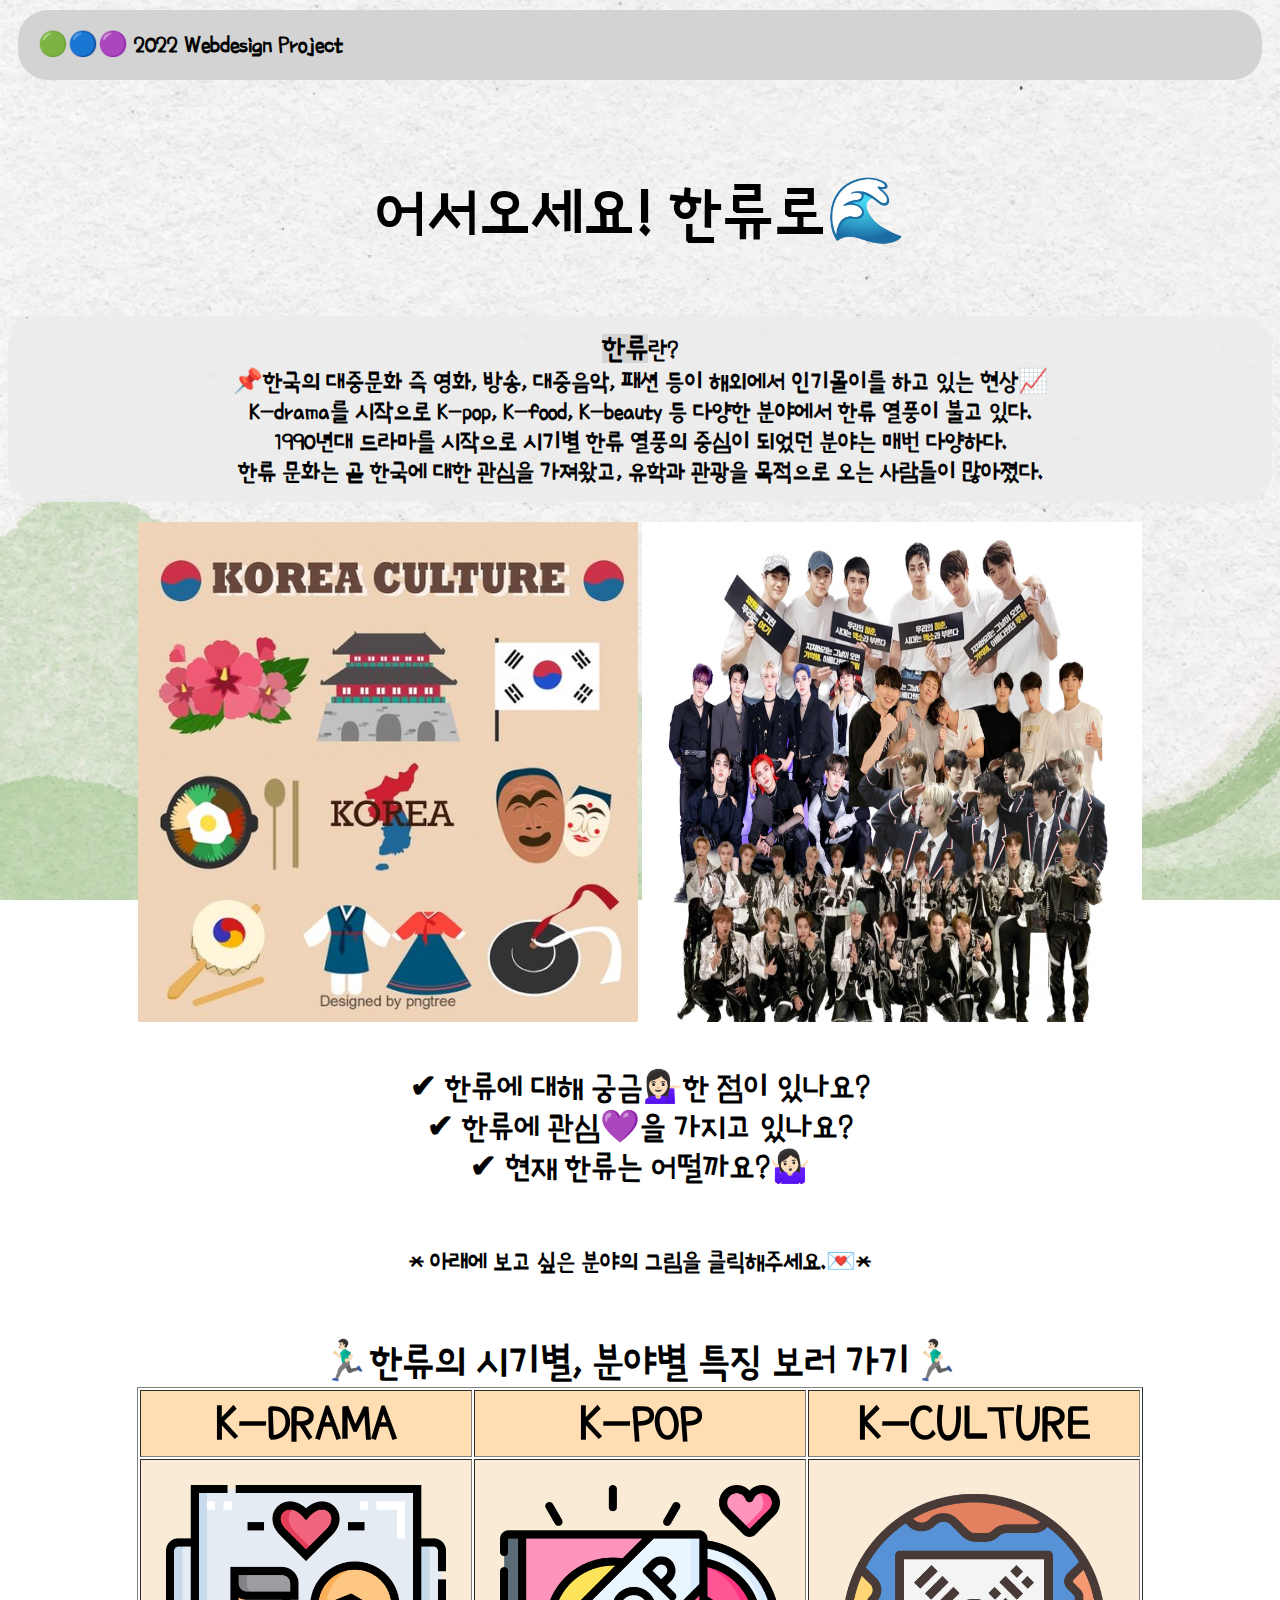
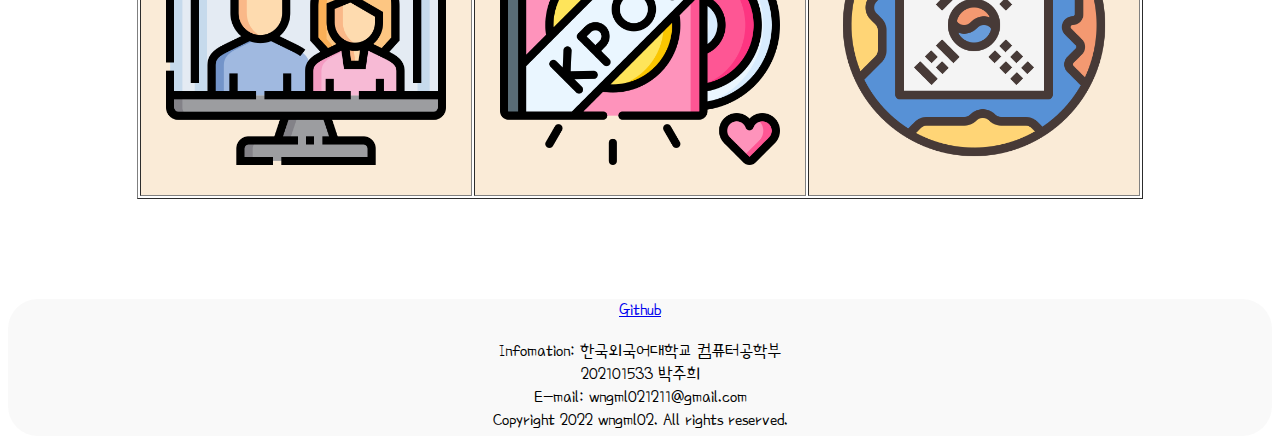
<file: story/index.html>
<!DOCTYPE html>
<html lang="en">

<head>
    <meta charset="UTF-8">
    <meta http-equiv="X-UA-Compatible" content="IE=edge">
    <meta name="viewport" content="width=device-width, initial-scale=1.0">
    <title>Home</title>
    <link href="https://fonts.googleapis.com/css2?family=Poor+Story&display=swap" rel="stylesheet">
    <link href="https://fonts.googleapis.com/css2?family=Jua&display=swap" rel="stylesheet">
    <link href="https://fonts.googleapis.com/css2?family=Nanum+Gothic&display=swap" rel="stylesheet">
    <link rel="stylesheet" href="../static/styles.css">
</head>

<body>
    <header>
        <div class="head">
            🟢🔵🟣 2022 Webdesign Project
        </div>
    </header><br>

    <div class="about">
        <h1>어서오세요! <strong>한류</strong>로🌊 </h1>
    </div>
    <div class="about-content">
        <span style="font-size:larger; background-color:rgba(206, 206, 206, 0.801)">한류</span>란?<br> 📌한국의 대중문화 즉 영화, 방송, 대중음악, 패션 등이 해외에서 인기몰이를 하고 있는 현상📈<br> K-drama를 시작으로 K-pop, K-food, K-beauty 등 다양한 분야에서 한류 열풍이 불고 있다. <br> 1990년대 드라마를 시작으로 시기별 한류
        열풍의 중심이 되었던 분야는 매번 다양하다.<br> 한류 문화는 곧 한국에 대한 관심을 가져왔고, 유학과 관광을 목적으로 오는 사람들이 많아졌다.<br>
    </div>
    <br>
    <section class="img">
        <div class="image">
            <img src="../static/kcultture.jpg" width="500px" ; height="500px" ; alt="한국문화그림">
            <img src="../static/kpop.jpg" width="500px" ; height="500px" ; alt="한류를 이끈 kpop 그룹들">
        </div>
        <article class="imgarticle">
            <div class="up">
                ✔ 한류에 대해 궁금💁🏻‍♀️한 점이 있나요? <br> ✔ 한류에 관심💜을 가지고 있나요?<br> ✔ 현재 한류는 어떨까요?🤷🏻‍♀️<br><br>
            </div>
            * 아래에 보고 싶은 분야의 그림을 클릭해주세요.💌*
            <br><br>
        </article>
    </section>
    <section class="tabble">
        <center>
            <table border="1">
                <caption>
                    🏃🏻‍♂️한류의 시기별, 분야별 특징 보러 가기🏃🏻‍♂️
                </caption>
                <thead>
                    <th>K-DRAMA</th>
                    <th>K-POP</th>
                    <th>K-CULTURE</th>
                </thead>
                <tbody>
                    <tr>
                        <td>
                            <a href="../story/drama.html"><img src='../static/free-icon-drama-2892524.png' alt="kdrama" width="280" height="280"></a>
                        </td>
                        <td>
                            <a href="../story/kpop.html"><img src='../static/free-icon-kpop-4918287.png' alt="kpop" width="280" height="280"></a>
                        </td>
                        <td>
                            <a href="../story/kculture.html"><img src='../static/free-icon-korea-6449302.png' alt="kculture" width="280" height="280"></a>
                        </td>
                    </tr>
                </tbody>
            </table>
            <br><br><br><br>
        </center>
    </section>
    <footer class="page-footer">
        <nav>
            <a href="https://github.com/wngml02" target="_blank">Github</a>
        </nav>
        <p>Infomation: 한국외국어대학교 컴퓨터공학부 <br> 202101533 박주희<br> E-mail: wngml021211@gmail.com<br> Copyright 2022 wngml02. All rights reserved.</p>
    </footer>
</body>

</html>
</file>
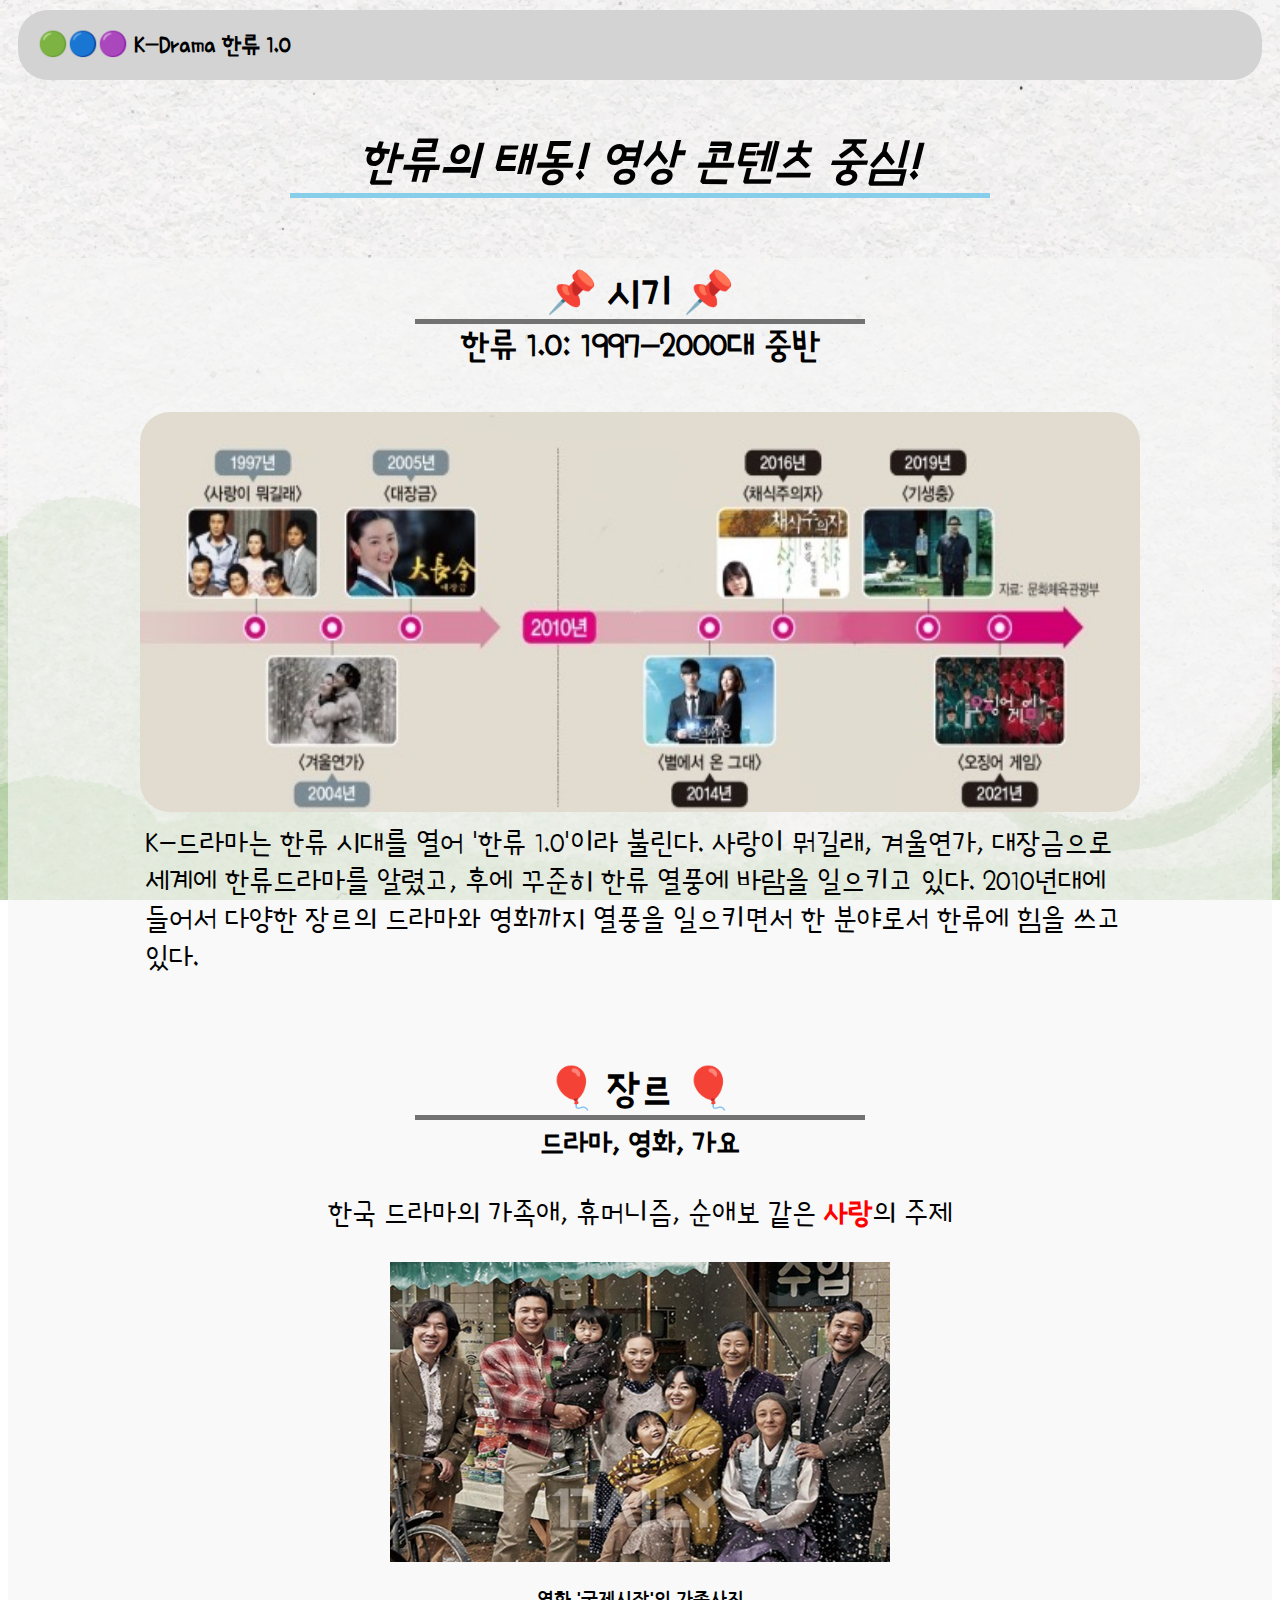
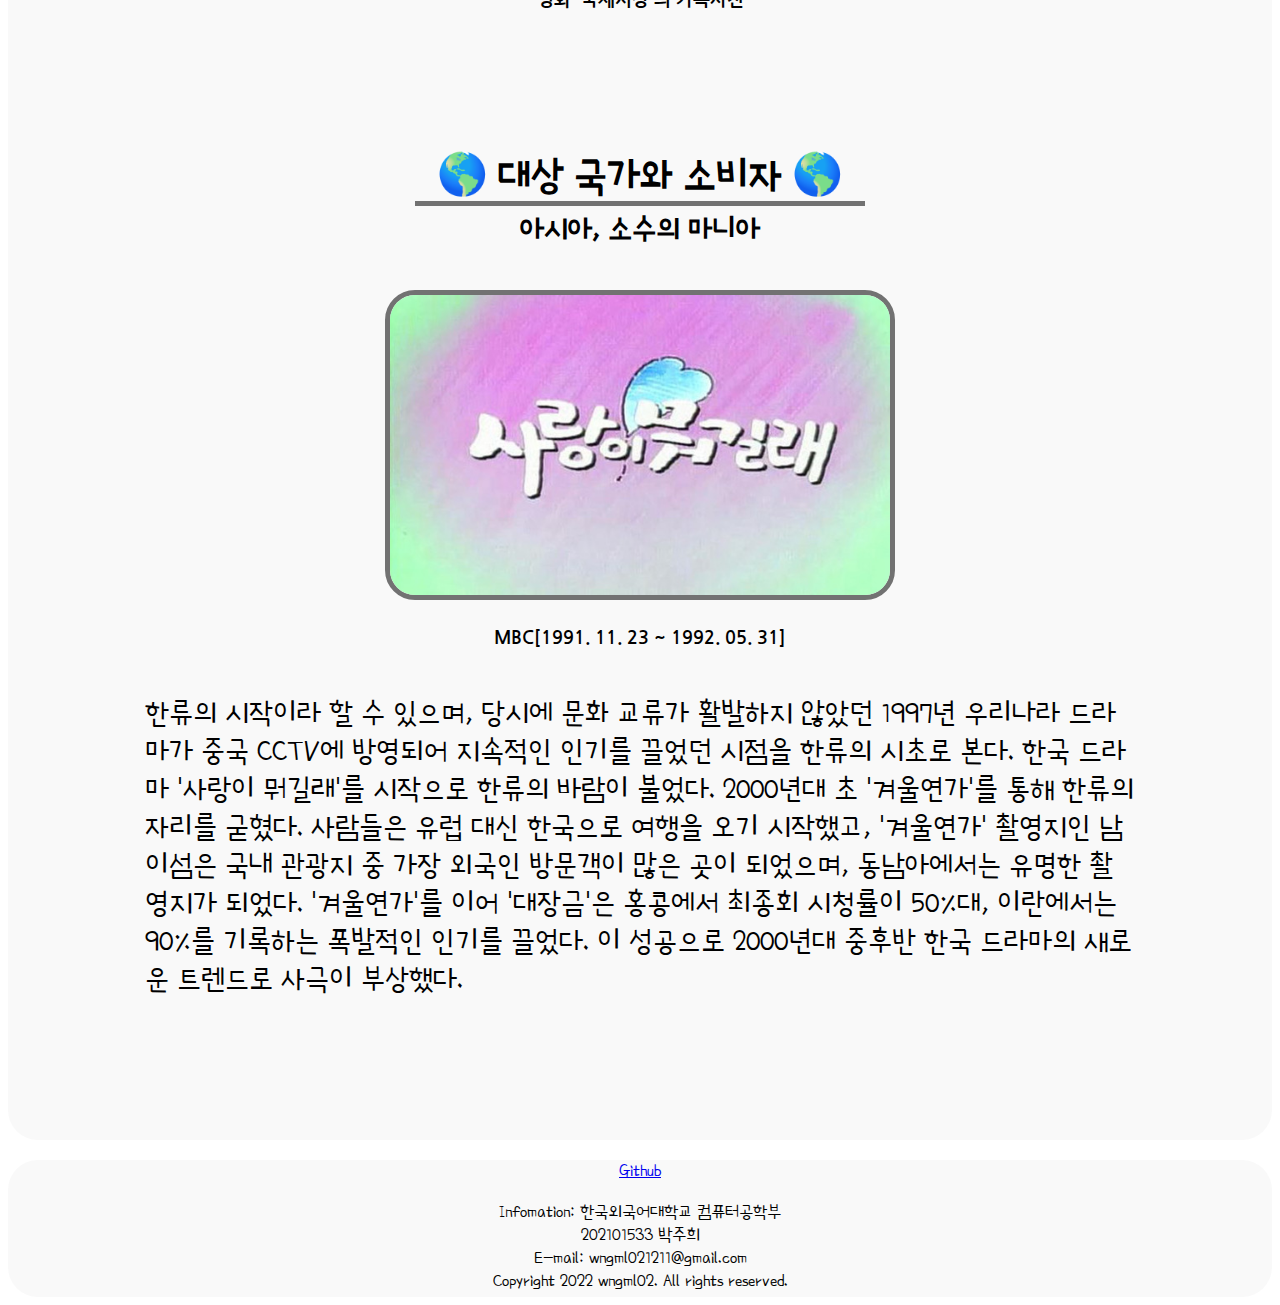
<file: drama.html>
<!DOCTYPE html>
<html lang="en">

<head>
    <meta charset="UTF-8">
    <meta http-equiv="X-UA-Compatible" content="IE=edge">
    <meta name="viewport" content="width=device-width, initial-scale=1.0">
    <title>K-drama</title>
    <link href="https://fonts.googleapis.com/css2?family=Poor+Story&display=swap" rel="stylesheet">
    <link href="https://fonts.googleapis.com/css2?family=Jua&display=swap" rel="stylesheet">
    <link href="https://fonts.googleapis.com/css2?family=Nanum+Gothic&display=swap" rel="stylesheet">
    <link rel="stylesheet" href="css/kdrama.css">
</head>

<body>
    <header>
        <div class="heading">
            🟢🔵🟣 K-Drama 한류 1.0
        </div>
    </header><br><br>
    <div class="headcontent">
      한류의 태동! 영상 콘텐츠 중심!
    </div>
    <br><br><br>
    <div class="post-body">
        <section class="secperiod">
            <div class="period">
                <h3>📌 시기 📌</h3>
                <span>한류 1.0: 1997-2000대 중반</span><br><br>
                <img src="static/444.jpg" alt="드라마 진행" width="1000" height="400"><br>
                <p>K-드라마는 한류 시대를 열어 '한류 1.0'이라 불린다. 사랑이 뭐길래, 겨울연가, 대장금으로 세계에 한류드라마를 알렸고, 후에 꾸준히 한류 열풍에 바람을 일으키고 있다.
                  2010년대에 들어서 다양한 장르의 드라마와 영화까지 열풍을 일으키면서 한 분야로서 한류에 힘을 쓰고 있다. </p>
            </div><br><br>
        </section>
        <section class="secgenre">
            <div class="genre">
                <h3>🎈 장르 🎈</h3>
                <span>드라마, 영화, 가요</span>
                <p>한국 드라마의 가족애, 휴머니즘, 순애보 같은 <span style='color:red'>사랑</span>의 주제</p>
                <img src="static/drama2.jpg" alt="가족애 국제시장" width="500" height="300"><br><span style="font-family:'Nanum Gothic', sans-serif; font-size:large;" >영화 '국제시장'의 가족사진</span><br><br><br><br>
            </div>
        </section>
        <section class="sectarget">
            <div class="target">
                <h3>🌎 대상 국가와 소비자 🌎</h3>
                <span>아시아, 소수의 마니아</span>
                <div class="image1">
                  <img src='static/drama1.jpg' alt="드라마 사랑이 뭐길래" width="500" height="300"><br><span style="font-family:'Nanum Gothic', sans-serif; font-size:large;" > MBC[1991. 11. 23 ~ 1992. 05. 31]</span>
                </div>
                <p> <br>
                  한류의 시작이라 할 수 있으며, 당시에 문화 교류가 활발하지 않았던 1997년 우리나라 드라마가 중국 CCTV에 방영되어 지속적인 인기를 끌었던 시점을 한류의 시초로 본다. 
                  한국 드라마 '사랑이 뭐길래'를 시작으로 한류의 바람이 불었다. 2000년대 초 '겨울연가'를 통해 한류의 자리를 굳혔다.
                  사람들은 유럽 대신 한국으로 여행을 오기 시작했고, '겨울연가' 촬영지인 남이섬은 국내 관광지 중 가장 외국인 방문객이 많은 곳이 되었으며, 동남아에서는 유명한 촬영지가 되었다.
                  '겨울연가'를 이어 '대장금'은 홍콩에서 최종회 시청률이 50%대, 이란에서는 90%를 기록하는 폭발적인 인기를 끌었다. 이 성공으로 2000년대 중후반 한국 드라마의 새로운 트렌드로 사극이 부상했다.</p>
            </div>
            <br><br><br>
        </section>
        
    </div>
    <br>
    <footer class="page-footer">
        <nav>
            <a href="https://github.com/wngml02" target="_blank">Github</a>
        </nav>
        <p>Infomation: 한국외국어대학교 컴퓨터공학부 <br> 202101533 박주희<br> E-mail: wngml021211@gmail.com<br> Copyright 2022 wngml02. All rights reserved.</p>
    </footer>
</body>

</html>
</file>
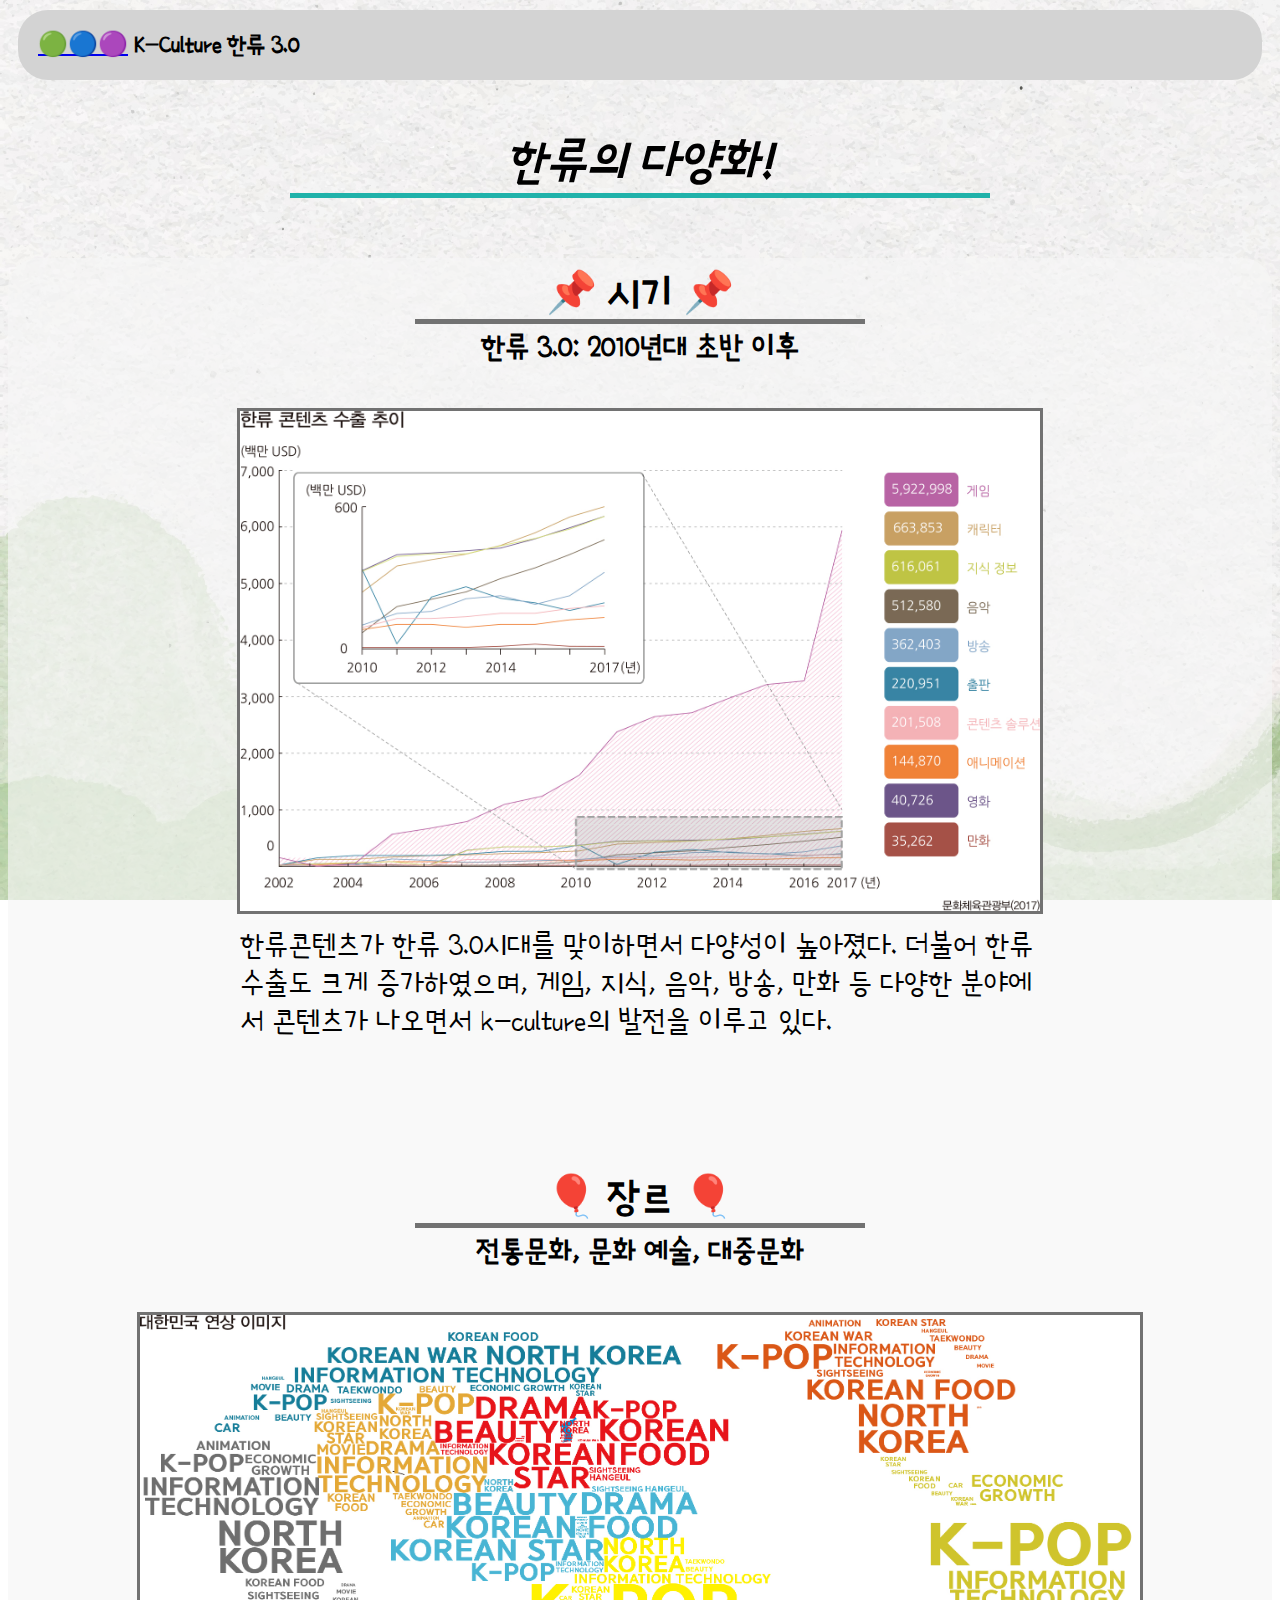
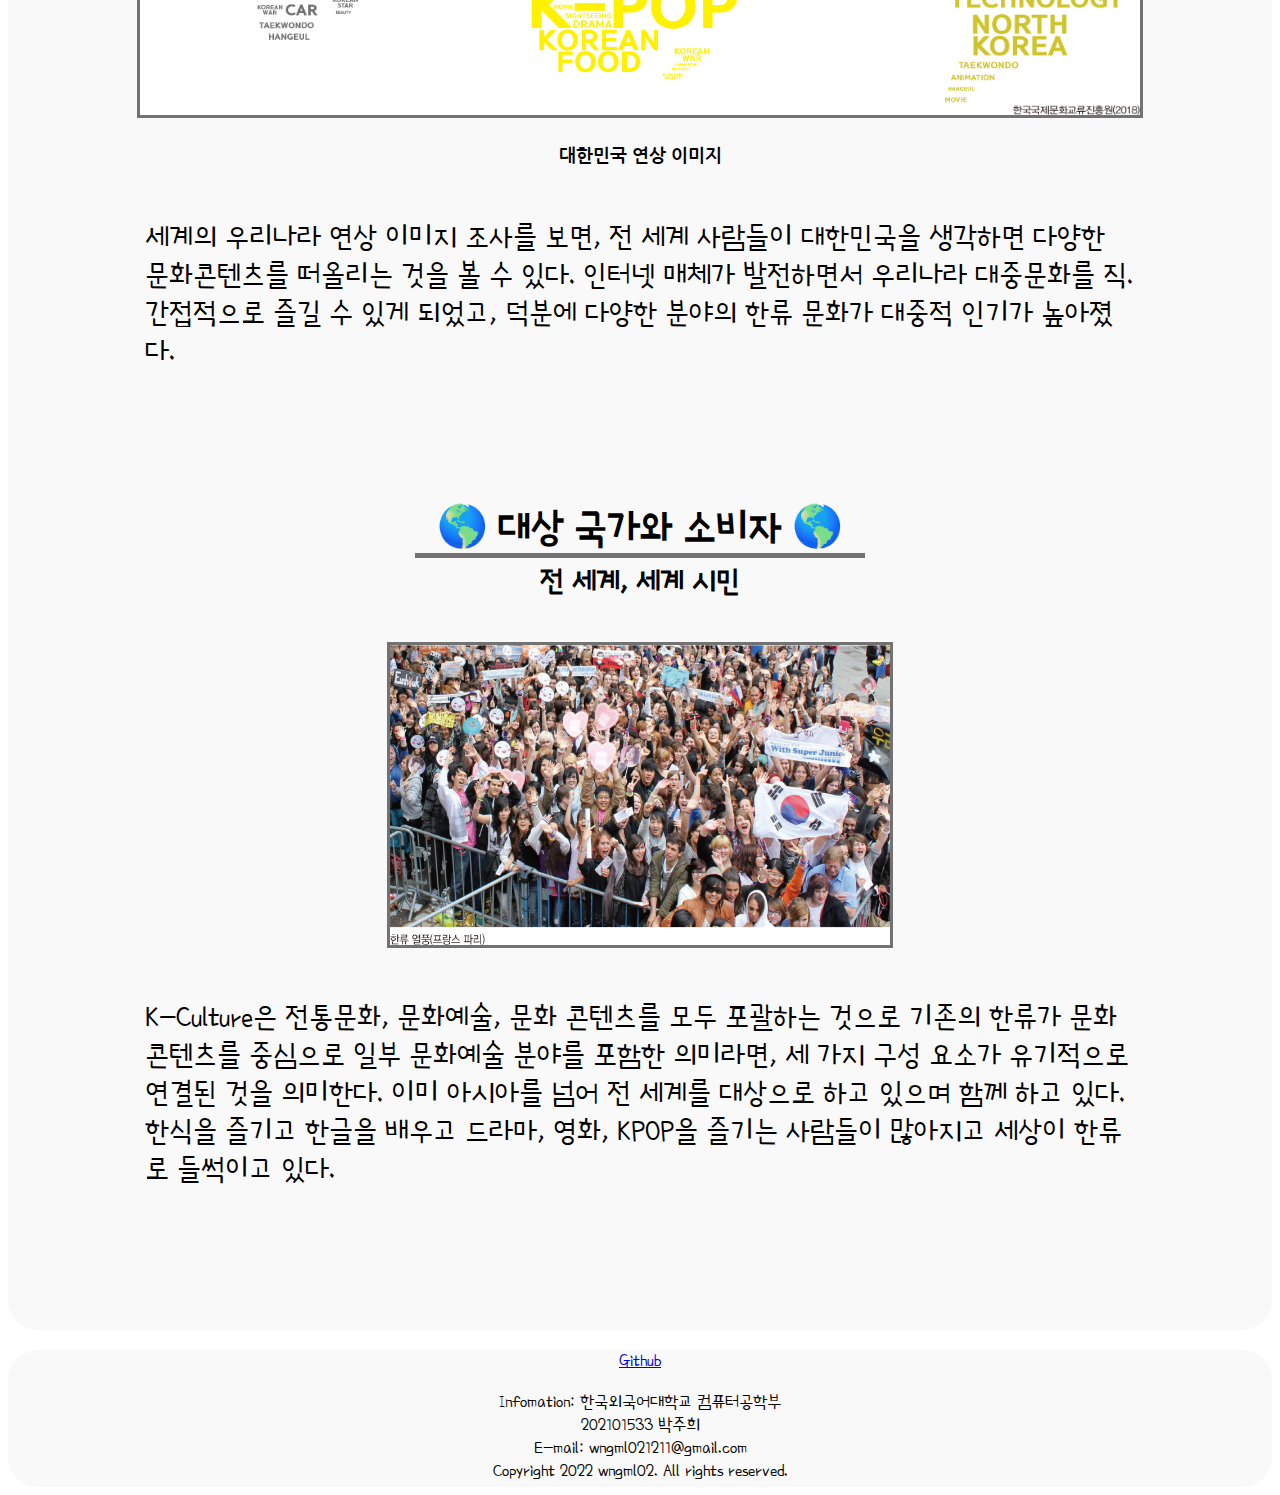
<file: kculture.html>
<!DOCTYPE html>
<html lang="en">
<head>
  <meta charset="UTF-8">
  <meta http-equiv="X-UA-Compatible" content="IE=edge">
  <meta name="viewport" content="width=device-width, initial-scale=1.0">
  <title>K-Culture</title>
  <link href="https://fonts.googleapis.com/css2?family=Poor+Story&display=swap" rel="stylesheet">
  <link href="https://fonts.googleapis.com/css2?family=Jua&display=swap" rel="stylesheet">
  <link href="https://fonts.googleapis.com/css2?family=Nanum+Gothic&display=swap" rel="stylesheet">
  <link rel="stylesheet" href="css/kculture.css">
</head>
<body>
  <header>
      <div class="heading">
          <a href="javascript:window.close()">🟢🔵🟣</a> K-Culture 한류 3.0
      </div>
  </header><br><br>
  <div class="headcontent">
    한류의 다양화!
  </div>
  <br><br><br>
  <div class="post-body">
      <section class="secperiod">
          <div class="period">
              <h3>📌 시기 📌</h3>
              <span>한류 3.0: 2010년대 초반 이후</span><br>
              <img src="static/culture3.jpg" alt="연도별 한류 수출" width="800" height="500"><br>
              <p>한류콘텐츠가 한류 3.0시대를 맞이하면서 다양성이 높아졌다. 더불어 한류 수출도 크게 증가하였으며, 게임, 지식, 음악, 방송, 만화 등 다양한 분야에서 콘텐츠가 나오면서 k-culture의 발전을 이루고 있다.</p>
          </div><br><br><br>
      </section>
      <section class="secgenre">
          <div class="genre">
              <h3>🎈 장르 🎈</h3>
              <span>전통문화, 문화 예술, 대중문화</span><br>
              <img src="static/culture1.jpg" alt="대한민국 연상 이미지" width="1000" height="400"><br><span style="font-family:'Nanum Gothic', sans-serif; font-size:large;" >대한민국 연상 이미지</span><br><br>
              <p>세계의 우리나라 연상 이미지 조사를 보면, 전 세계 사람들이 대한민국을 생각하면 다양한 문화콘텐츠를 떠올리는 것을 볼 수 있다.
                인터넷 매체가 발전하면서 우리나라 대중문화를 직.간접적으로 즐길 수 있게 되었고, 덕분에 다양한 분야의 한류 문화가 대중적 인기가 높아졌다.</p><br><br><br>
          </div>
      </section>
      <section class="sectarget">
          <div class="target">
              <h3>🌎 대상 국가와 소비자 🌎</h3>
              <span>전 세계, 세계 시민</span>
              <div class="image1">
                <img src='static/culture4.jpg' alt="한류를 즐기는 사람들" width="500" height="300"><br><span style="font-family:'Nanum Gothic', sans-serif; font-size:large;" ></span>
              </div>
              <p> <br>
                K-Culture은 전통문화, 문화예술, 문화 콘텐츠를 모두 포괄하는 것으로 기존의 한류가 문화 콘텐츠를 중심으로 일부 문화예술 분야를 포함한 의미라면,
                세 가지 구성 요소가 유기적으로 연결된 것을 의미한다.
                이미 아시아를 넘어 전 세계를 대상으로 하고 있으며 함께 하고 있다.
                한식을 즐기고 한글을 배우고 드라마, 영화, KPOP을 즐기는 사람들이 많아지고 세상이 한류로 들썩이고 있다.</p>
          </div>
          <br><br><br>
      </section>
      
  </div>
  <br>
  <footer class="page-footer">
      <nav>
          <a href="https://github.com/wngml02" target="_blank">Github</a>
      </nav>
      <p>Infomation: 한국외국어대학교 컴퓨터공학부 <br> 202101533 박주희<br> E-mail: wngml021211@gmail.com<br> Copyright 2022 wngml02. All rights reserved.</p>
  </footer>
</body>
</html>
</file>
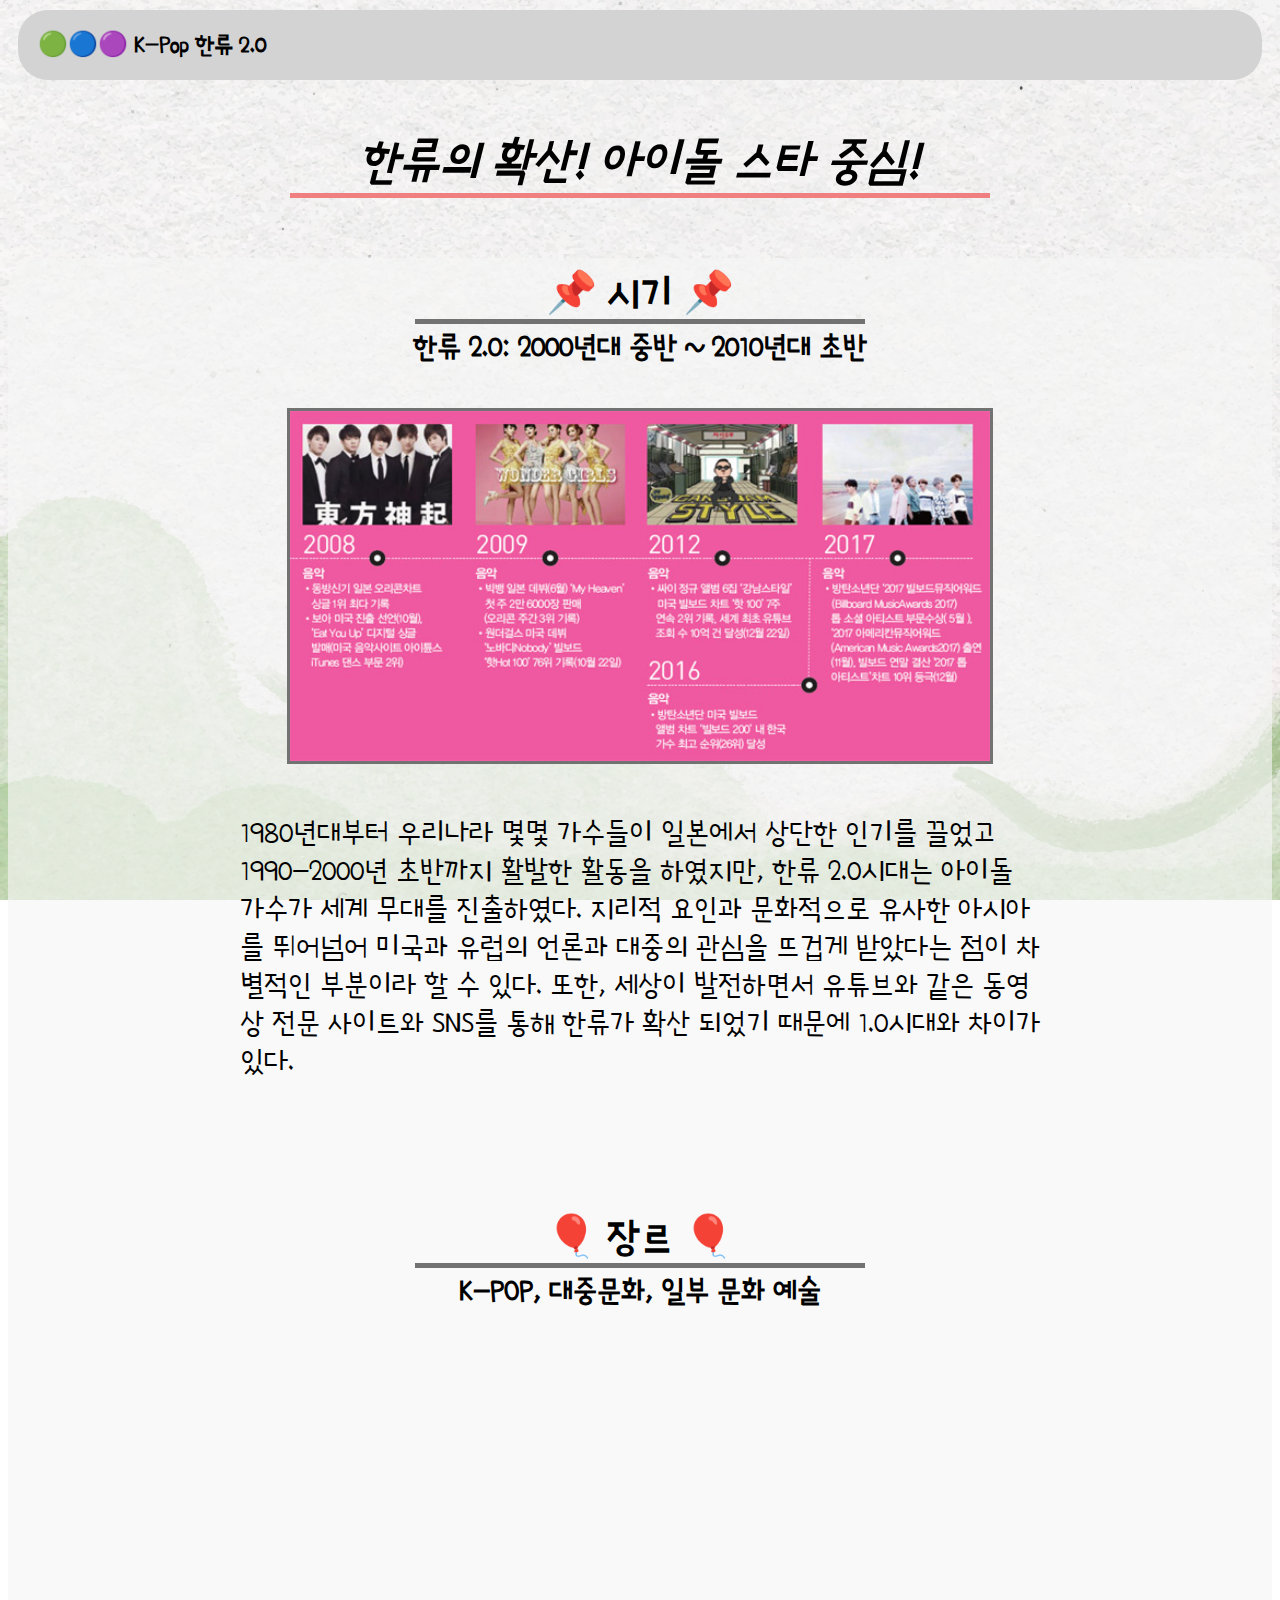
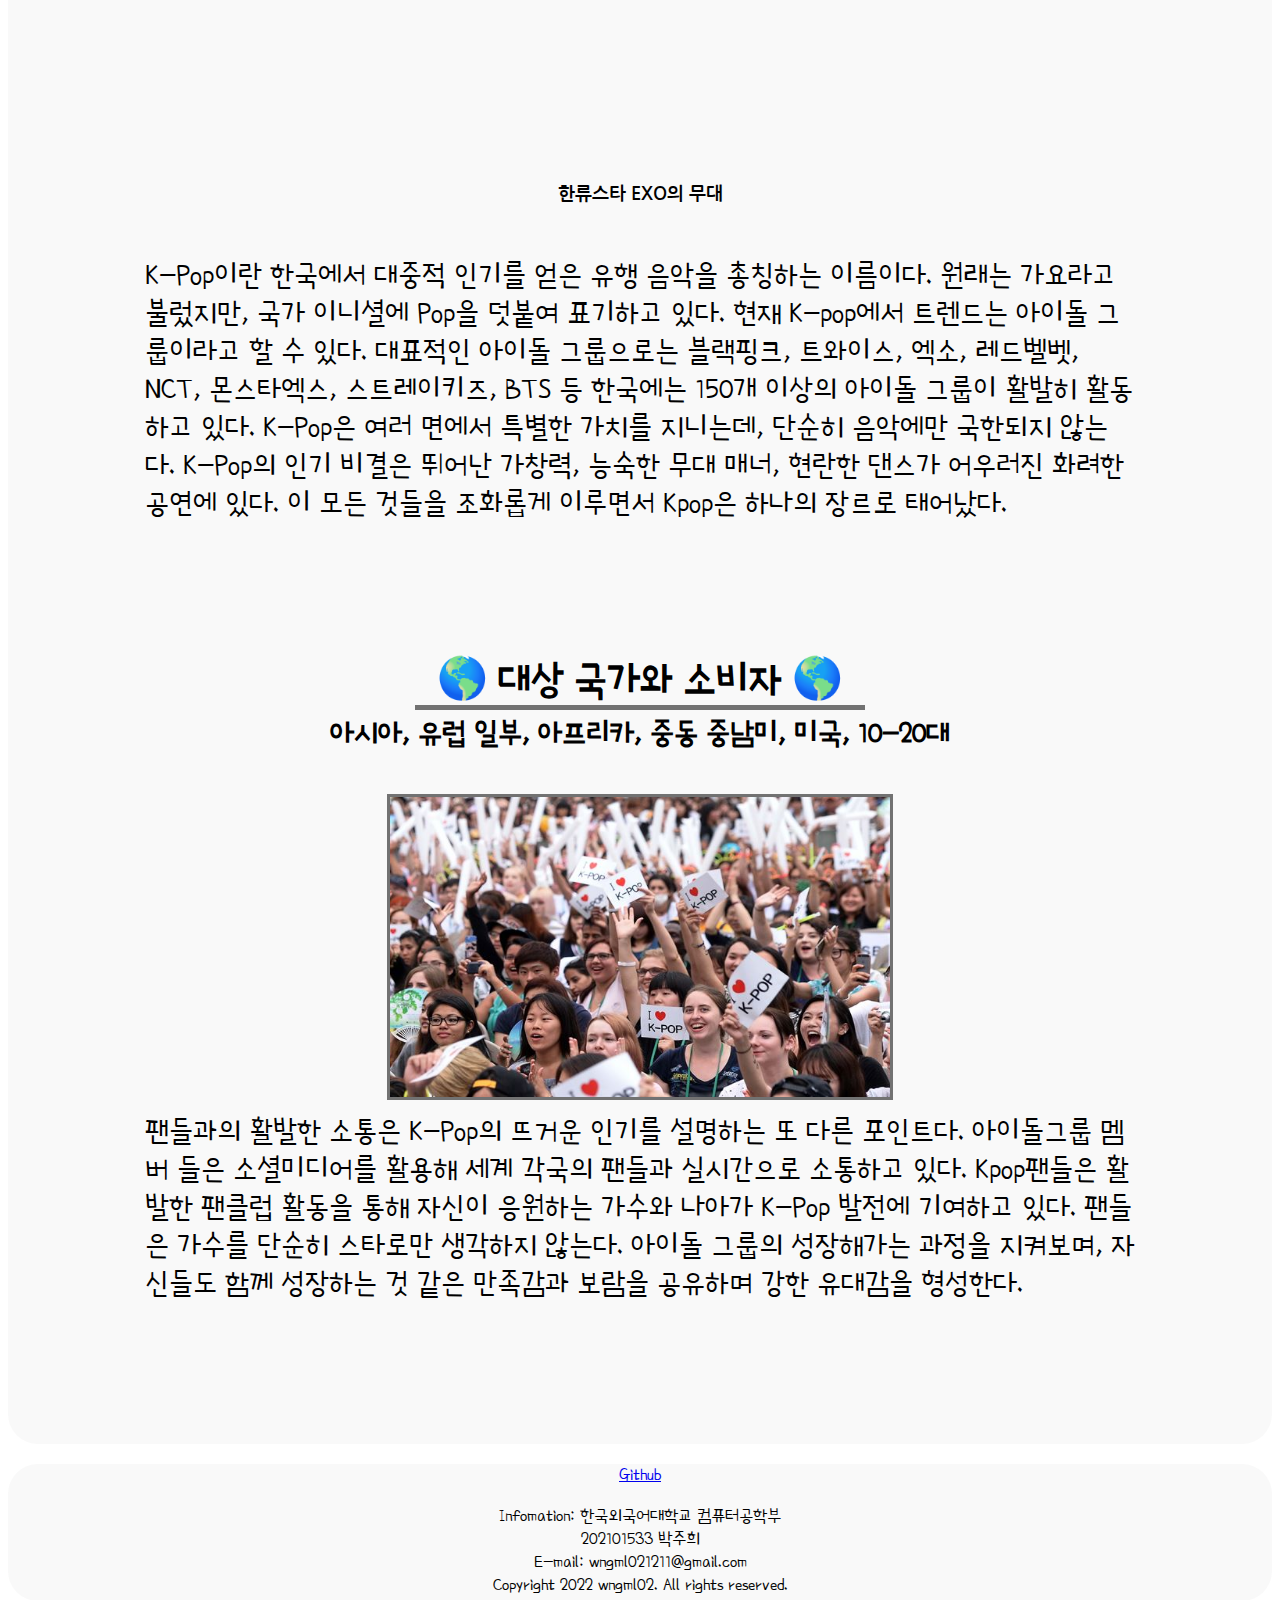
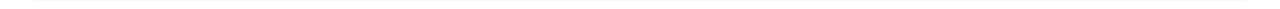
<file: kpop.html>
<!DOCTYPE html>
<html lang="en">

<head>
    <meta charset="UTF-8">
    <meta http-equiv="X-UA-Compatible" content="IE=edge">
    <meta name="viewport" content="width=device-width, initial-scale=1.0">
    <title>K-pop</title>
    <link href="https://fonts.googleapis.com/css2?family=Poor+Story&display=swap" rel="stylesheet">
    <link href="https://fonts.googleapis.com/css2?family=Jua&display=swap" rel="stylesheet">
    <link href="https://fonts.googleapis.com/css2?family=Nanum+Gothic&display=swap" rel="stylesheet">
    <link rel="stylesheet" href="css/kpop.css">
</head>

<body>
    <header>
        <div class="heading">
            🟢🔵🟣 K-Pop 한류 2.0
        </div>
    </header><br><br>
    <div class="headcontent">
        한류의 확산! 아이돌 스타 중심!
    </div>
    <br><br><br>
    <div class="post-body">
        <section class="secperiod">
            <div class="period">
                <h3>📌 시기 📌</h3>
                <span>한류 2.0: 2000년대 중반 ~ 2010년대 초반</span><br>
                <img src="static/kpop1.png" alt="연도별 한류 수출" width="700" height="350"><br>
                <p> <br> 1980년대부터 우리나라 몇몇 가수들이 일본에서 상단한 인기를 끌었고 1990-2000년 초반까지 활발한 활동을 하였지만, 한류 2.0시대는 아이돌 가수가 세계 무대를 진출하였다. 지리적 요인과 문화적으로 유사한 아시아를 뛰어넘어 미국과 유럽의 언론과 대중의 관심을 뜨겁게 받았다는 점이 차별적인 부분이라 할 수 있다. 또한, 세상이 발전하면서 유튜브와 같은 동영상 전문 사이트와 SNS를 통해 한류가 확산 되었기
                    때문에 1.0시대와 차이가 있다.</p>
            </div><br><br><br>
        </section>
        <section class="secgenre">
            <div class="genre">
                <h3>🎈 장르 🎈</h3>
                <span>K-POP, 대중문화, 일부 문화 예술</span><br><br>
                <iframe width="700" height="400" src="https://www.youtube.com/embed/yzPBBNowM4w" title="YouTube video player" frameborder="0" allow="accelerometer; autoplay; clipboard-write; encrypted-media; gyroscope; picture-in-picture" allowfullscreen></iframe><br>
                <span style="font-family:'Nanum Gothic', sans-serif; font-size:large;">한류스타 EXO의 무대</span><br><br>
                <p>K-Pop이란 한국에서 대중적 인기를 얻은 유행 음악을 총칭하는 이름이다. 원래는 가요라고 불렀지만, 국가 이니셜에 Pop을 덧붙여 표기하고 있다. 현재 K-pop에서 트렌드는 아이돌 그룹이라고 할 수 있다. 대표적인 아이돌 그룹으로는 블랙핑크, 트와이스, 엑소, 레드벨벳, NCT, 몬스타엑스, 스트레이키즈, BTS 등 한국에는 150개 이상의 아이돌 그룹이 활발히 활동하고 있다. K-Pop은 여러 면에서 특별한 가치를
                    지니는데, 단순히 음악에만 국한되지 않는다. K-Pop의 인기 비결은 뛰어난 가창력, 능숙한 무대 매너, 현란한 댄스가 어우러진 화려한 공연에 있다. 이 모든 것들을 조화롭게 이루면서 Kpop은 하나의 장르로 태어났다.</p><br><br><br>
            </div>
        </section>
        <section class="sectarget">
            <div class="target">
                <h3>🌎 대상 국가와 소비자 🌎</h3>
                <span>아시아, 유럽 일부, 아프리카, 중동 중남미, 미국, 10-20대</span>
                <div class="image1">
                    <img src='static/kpop2.jpg' alt="한류를 즐기는 사람들" width="500" height="300"><br><span style="font-family:'Nanum Gothic', sans-serif; font-size:large;"></span>
                </div>
                <p>팬들과의 활발한 소통은 K-Pop의 뜨거운 인기를 설명하는 또 다른 포인트다. 아이돌그룹 멤버 들은 소셜미디어를 활용해 세계 각국의 팬들과 실시간으로 소통하고 있다. Kpop팬들은 활발한 팬클럽 활동을 통해 자신이 응원하는 가수와 나아가 K-Pop 발전에 기여하고 있다. 팬들은 가수를 단순히 스타로만 생각하지 않는다. 아이돌 그룹의 성장해가는 과정을 지켜보며, 자신들도 함께 성장하는 것 같은 만족감과 보람을 공유하며
                    강한 유대감을 형성한다.<br></p>
            </div>
            <br><br><br>
        </section>

    </div>
    <br>
    <footer class="page-footer">
        <nav>
            <a href="https://github.com/wngml02" target="_blank">Github</a>
        </nav>
        <p>Infomation: 한국외국어대학교 컴퓨터공학부 <br> 202101533 박주희<br> E-mail: wngml021211@gmail.com<br> Copyright 2022 wngml02. All rights reserved.</p>
    </footer>
</body>

</html>
</file>
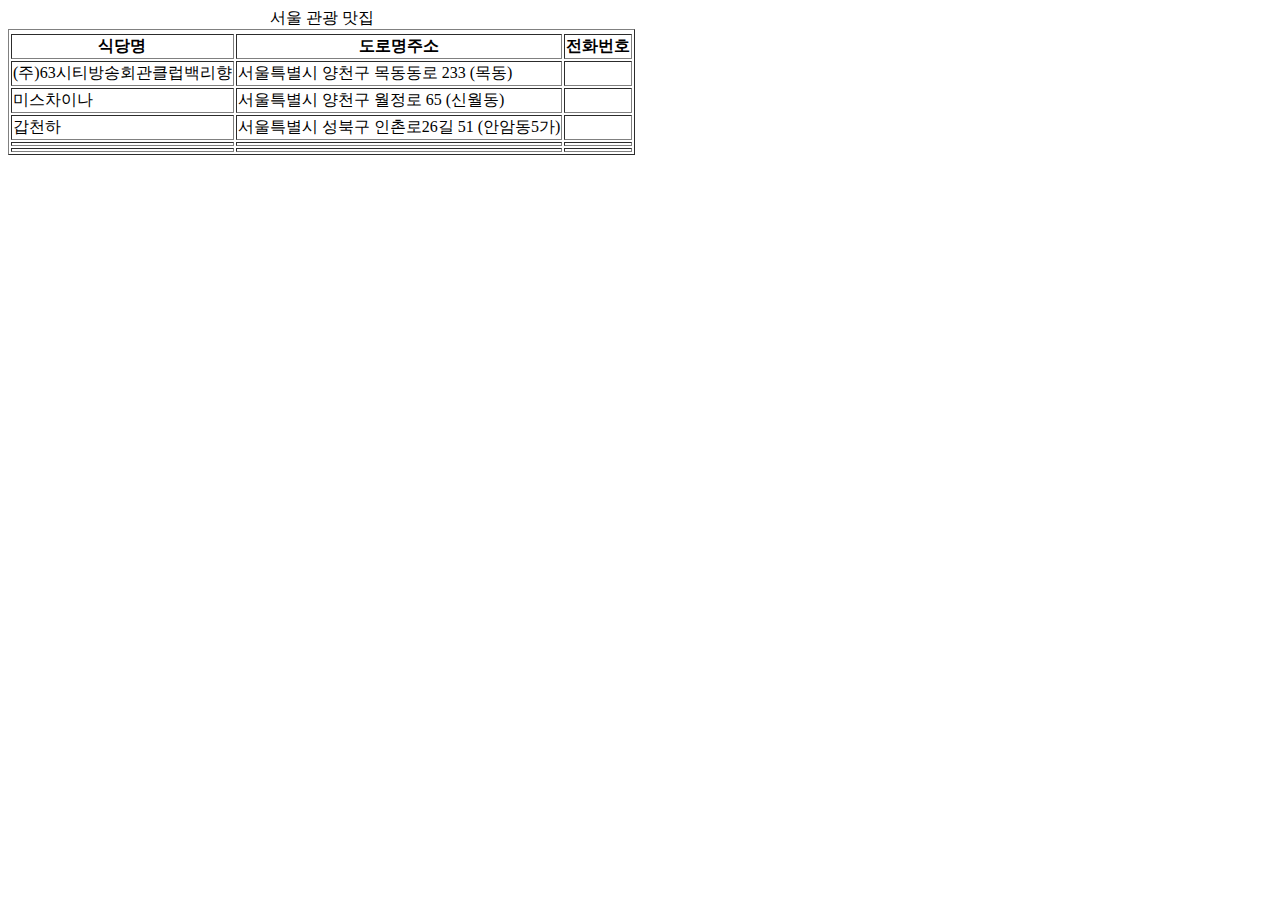
<file: seoul.html>
<!DOCTYPE html>
<html lang="en">
<head>
  <meta charset="UTF-8">
  <meta http-equiv="X-UA-Compatible" content="IE=edge">
  <meta name="viewport" content="width=device-width, initial-scale=1.0">
  <title>Seoul</title>
</head>
<body>
  <table border = '1'>
    <caption>서울 관광 맛집</caption>
    <thead>
      <tr></tr>
      <th>식당명</th>
      <th>도로명주소</th>
      <th>전화번호</th>
    </thead>

    <tbody>
      <tr>
        <td>(주)63시티방송회관클럽백리향</td>
        <td>서울특별시 양천구 목동동로 233  (목동)</td>
        <td></td>
      </tr>
      <tr>
        <td>미스차이나</td>
        <td>서울특별시 양천구 월정로 65 (신월동)</td>
        <td></td>
      </tr>
      <tr>
        <td>갑천하</td>
        <td>서울특별시 성북구 인촌로26길 51 (안암동5가)</td>
        <td></td>
      </tr>
      <tr>
        <td></td>
        <td></td>
        <td></td>
      </tr>
      <tr>
        <td></td>
        <td></td>
        <td></td>
      </tr>
    </tbody>
  </table>
  
</body>
</html>
</file>
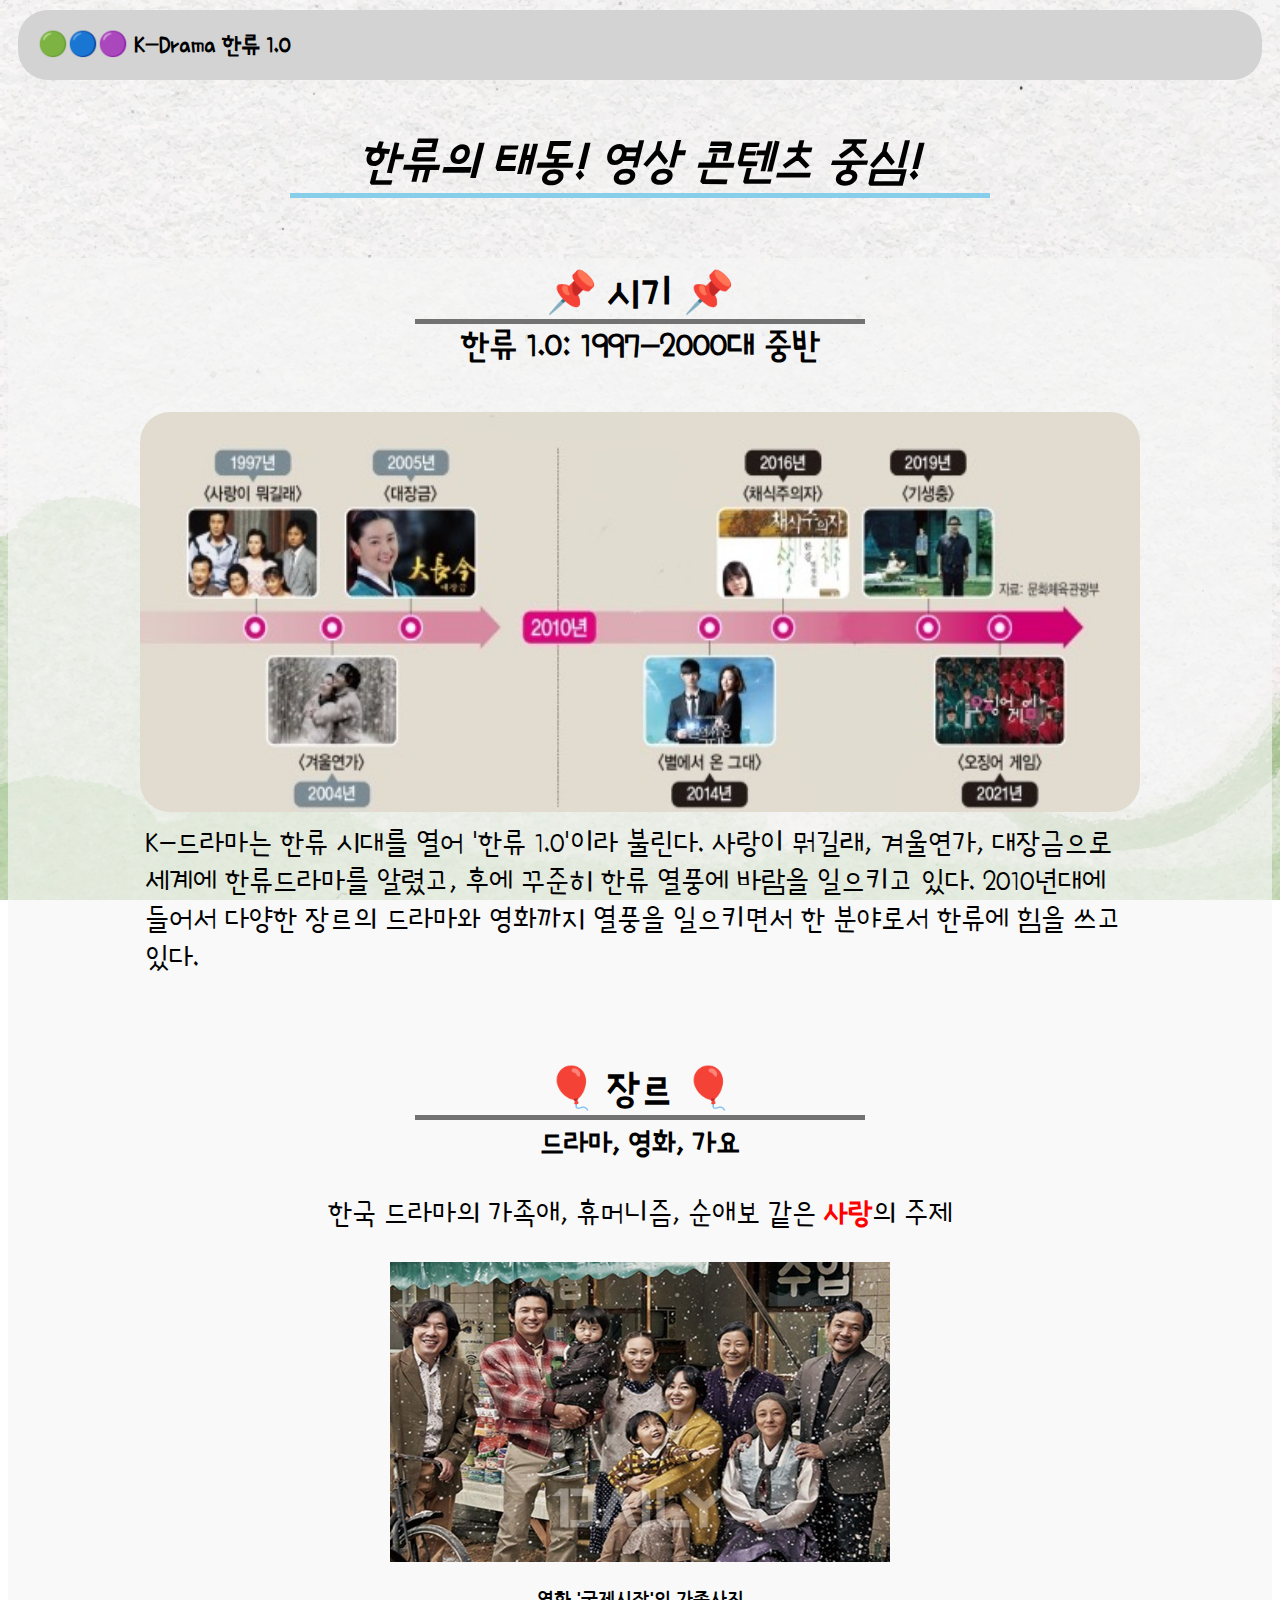
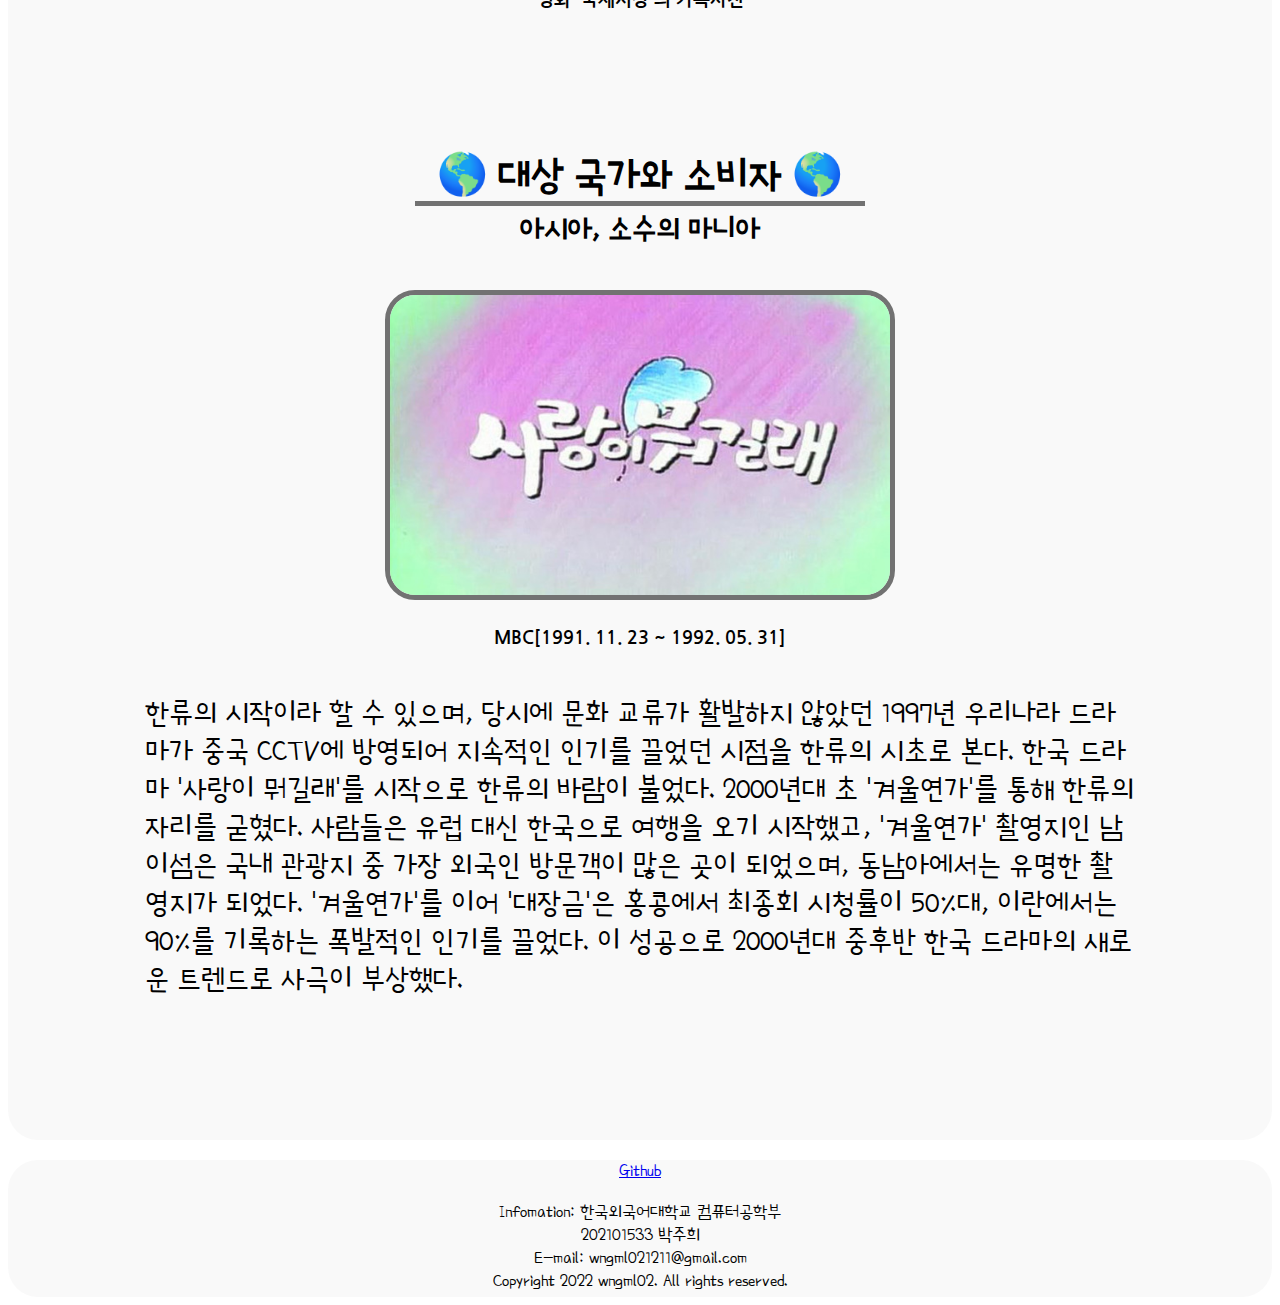
<file: story/drama.html>
<!DOCTYPE html>
<html lang="en">

<head>
    <meta charset="UTF-8">
    <meta http-equiv="X-UA-Compatible" content="IE=edge">
    <meta name="viewport" content="width=device-width, initial-scale=1.0">
    <title>K-drama</title>
    <link href="https://fonts.googleapis.com/css2?family=Poor+Story&display=swap" rel="stylesheet">
    <link href="https://fonts.googleapis.com/css2?family=Jua&display=swap" rel="stylesheet">
    <link href="https://fonts.googleapis.com/css2?family=Nanum+Gothic&display=swap" rel="stylesheet">
    <link rel="stylesheet" href="../static/kdrama.css">
</head>

<body>
    <header>
        <div class="heading">
            🟢🔵🟣 K-Drama 한류 1.0
        </div>
    </header><br><br>
    <div class="headcontent">
      한류의 태동! 영상 콘텐츠 중심!
    </div>
    <br><br><br>
    <div class="post-body">
        <section class="secperiod">
            <div class="period">
                <h3>📌 시기 📌</h3>
                <span>한류 1.0: 1997-2000대 중반</span><br><br>
                <img src="../static/444.jpg" alt="드라마 진행" width="1000" height="400"><br>
                <p>K-드라마는 한류 시대를 열어 '한류 1.0'이라 불린다. 사랑이 뭐길래, 겨울연가, 대장금으로 세계에 한류드라마를 알렸고, 후에 꾸준히 한류 열풍에 바람을 일으키고 있다.
                  2010년대에 들어서 다양한 장르의 드라마와 영화까지 열풍을 일으키면서 한 분야로서 한류에 힘을 쓰고 있다. </p>
            </div><br><br>
        </section>
        <section class="secgenre">
            <div class="genre">
                <h3>🎈 장르 🎈</h3>
                <span>드라마, 영화, 가요</span>
                <p>한국 드라마의 가족애, 휴머니즘, 순애보 같은 <span style='color:red'>사랑</span>의 주제</p>
                <img src="../static/drama2.jpg" alt="가족애 국제시장" width="500" height="300"><br><span style="font-family:'Nanum Gothic', sans-serif; font-size:large;" >영화 '국제시장'의 가족사진</span><br><br><br><br>
            </div>
        </section>
        <section class="sectarget">
            <div class="target">
                <h3>🌎 대상 국가와 소비자 🌎</h3>
                <span>아시아, 소수의 마니아</span>
                <div class="image1">
                  <img src='../static/drama1.jpg' alt="드라마 사랑이 뭐길래" width="500" height="300"><br><span style="font-family:'Nanum Gothic', sans-serif; font-size:large;" > MBC[1991. 11. 23 ~ 1992. 05. 31]</span>
                </div>
                <p> <br>
                  한류의 시작이라 할 수 있으며, 당시에 문화 교류가 활발하지 않았던 1997년 우리나라 드라마가 중국 CCTV에 방영되어 지속적인 인기를 끌었던 시점을 한류의 시초로 본다. 
                  한국 드라마 '사랑이 뭐길래'를 시작으로 한류의 바람이 불었다. 2000년대 초 '겨울연가'를 통해 한류의 자리를 굳혔다.
                  사람들은 유럽 대신 한국으로 여행을 오기 시작했고, '겨울연가' 촬영지인 남이섬은 국내 관광지 중 가장 외국인 방문객이 많은 곳이 되었으며, 동남아에서는 유명한 촬영지가 되었다.
                  '겨울연가'를 이어 '대장금'은 홍콩에서 최종회 시청률이 50%대, 이란에서는 90%를 기록하는 폭발적인 인기를 끌었다. 이 성공으로 2000년대 중후반 한국 드라마의 새로운 트렌드로 사극이 부상했다.</p>
            </div>
            <br><br><br>
        </section>
        
    </div>
    <br>
    <footer class="page-footer">
        <nav>
            <a href="https://github.com/wngml02" target="_blank">Github</a>
        </nav>
        <p>Infomation: 한국외국어대학교 컴퓨터공학부 <br> 202101533 박주희<br> E-mail: wngml021211@gmail.com<br> Copyright 2022 wngml02. All rights reserved.</p>
    </footer>
</body>

</html>
</file>
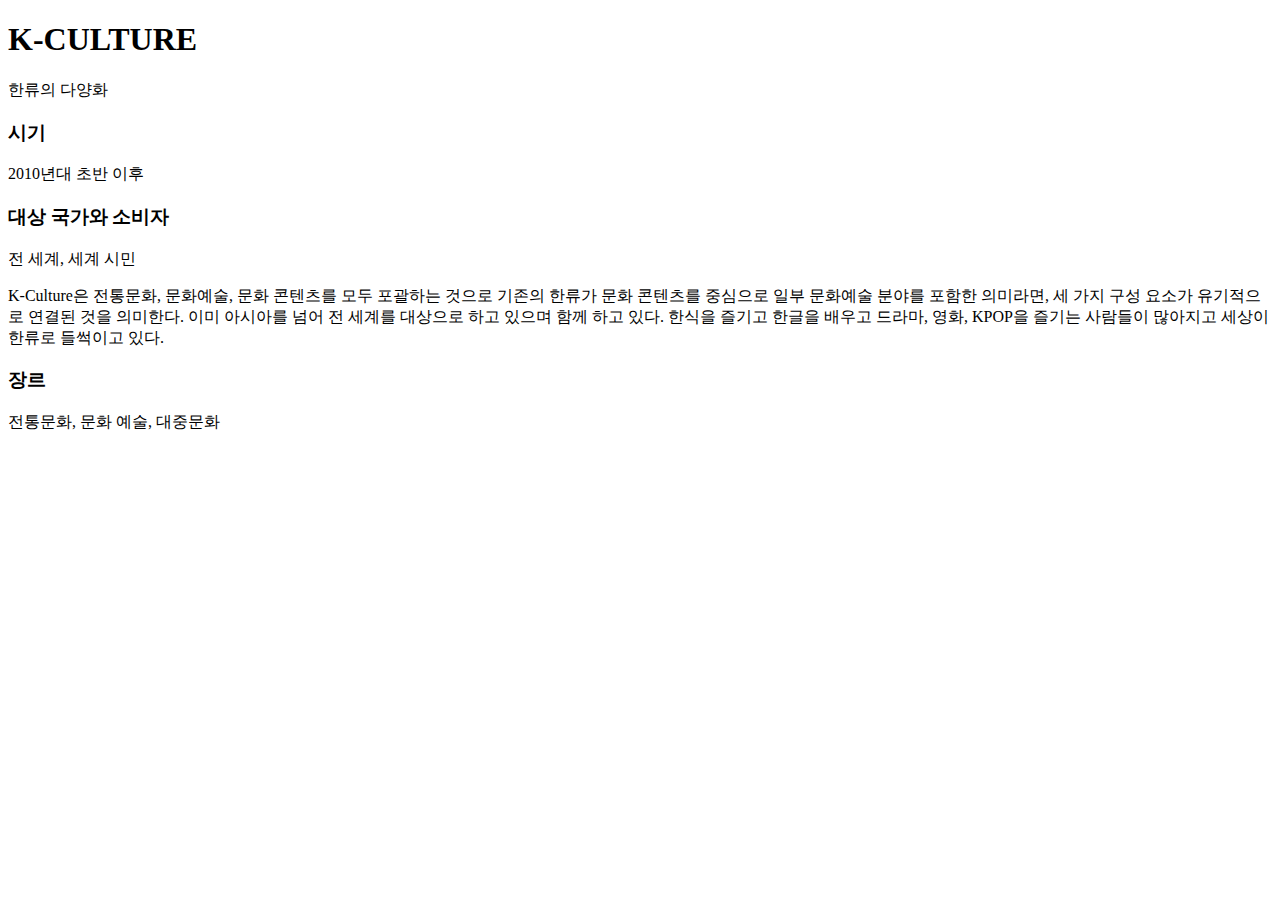
<file: story/kculture.html>
<!DOCTYPE html>
<html lang="en">
<head>
  <meta charset="UTF-8">
  <meta http-equiv="X-UA-Compatible" content="IE=edge">
  <meta name="viewport" content="width=device-width, initial-scale=1.0">
  <title>K-Culture</title>
</head>
<body>
  <div class="heading">
    <h1>K-CULTURE </h1>
    한류의 다양화
  </div>
  <div class="post-body">
    <div class="period">
      <h3>시기</h3>
      2010년대 초반 이후
    </div>
    <div class="target">
      <h3>대상 국가와 소비자</h3>
      전 세계, 세계 시민
      <p>K-Culture은 전통문화, 문화예술, 문화 콘텐츠를 모두 포괄하는 것으로 기존의 한류가 문화 콘텐츠를 중심으로 일부 문화예술 분야를 포함한 의미라면,
        세 가지 구성 요소가 유기적으로 연결된 것을 의미한다.
        이미 아시아를 넘어 전 세계를 대상으로 하고 있으며 함께 하고 있다.
        한식을 즐기고 한글을 배우고 드라마, 영화, KPOP을 즐기는 사람들이 많아지고 세상이 한류로 들썩이고 있다.
      </p>
    </div>
    <div class="genre">
      <h3>장르</h3>
      전통문화, 문화 예술, 대중문화
    </div> 
  </div>
</body>
</html>
</file>
<file: static/styles.css>
header {
    background-color: lightgray;
    font-size: x-large;
    border-radius: 30px 30px 30px 30px;
    padding: 20px;
    margin: 10px;
    text-align: left;
    font-weight: bolder;
}

.about {
    margin: 10px;
    padding: 10px;
    text-align: center;
    font-size: xx-large;
    font-weight: bold;
}

.about-content {
    text-align: center;
    font-size: x-large;
    font-weight: bold;
    padding: 15px 10px;
    min-width: 300px;
    background-color: white;
    background-color: rgba(235, 235, 235, 0.87);
    border-radius: 30px 30px 30px 30px;
}

body {
    font-family: 'Poor Story', cursive;
    background-image: url('24.jpg');
    background-size: cover;
    background-repeat: no-repeat;
    background-attachment: fixed;
    min-width: 1000px;
}

@keyframes textColorAnimation {
    0% {
        color: rgb(0, 60, 255);
    }
    50% {
        color: rgb(0, 197, 33);
    }
    100% {
        color: rgb(0, 60, 255);
    }
}

span {
    animation-name: textColorAnimation;
    animation-duration: 1s;
    animation-iteration-count: infinite;
}

article {
    margin: 10px;
    padding: 10px;
    font-size: x-large;
    font-weight: bold;
    text-align: center;
}

.up {
    margin: 10px;
    padding: 10px;
    text-align: center;
    font-size: xx-large;
    font-weight: bold;
}

table {
    background-color: white;
    text-align: center;
    margin: 20px auto;
}

thead {
    font-size: 50px;
    background-color: rgb(255, 222, 179);
}

td {
    padding: 25px;
    background-color: antiquewhite;
}

tbody td:hover {
    background-color: lightcoral;
}

section .img {
    display: flex;
}

.image {
    text-align: center;
}

caption {
    font-size: 40px;
    font-weight: bolder;
}

footer {
    font-size: large;
    height: 137px;
    position: relative;
    bottom: 0;
    left: 0;
    text-align: center;
    background-color: white;
    background-color: rgba(245, 245, 245, 0.644);
    margin: 0;
    border-radius: 30px 30px 30px 30px;
}
</file>
<file: css/kdrama.css>
body {
    font-family: 'Poor Story', cursive;
    background-image: url('../static/24.jpg');
    background-size: cover;
    background-repeat: no-repeat;
    background-attachment: fixed;
    text-align: center;
    min-width: 1000px;
}

header {
    background-color: lightgray;
    font-size: x-large;
    border-radius: 30px 30px 30px 30px;
    padding: 20px;
    margin: 10px;
    text-align: left;
    font-weight: bolder;
}

.headcontent {
    font-size: 50px;
    font-weight: bolder;
    font-style: italic;
    border-bottom: 5px solid skyblue;
    width: 700px;
    margin: 0 auto;
    
}

.page-footer {
    font-size: large;
    height: 137px;
    position: relative;
    bottom: 0;
    left: 0;
    text-align: center;
    background-color: white;
    background-color: rgba(245, 245, 245, 0.644);
    margin: 0;
    border-radius: 30px 30px 30px 30px;
}

.post-body {
    background-color: white;
    padding: 10px 10px;
    background-color: rgba(245, 245, 245, 0.644);
    border-radius: 30px 30px 30px 30px;
}

.period img {
    border-radius: 30px;
}

.target img {
    margin: 5px;
}

.target p,
.period p {
    width: 990px;
    margin: 0 auto;
    min-width: 300px;
    text-align: left;
    font-weight: normal;
}

.image1 img {
    align-items: center;
    border-radius: 30px;
    border: 5px solid rgb(114, 114, 114);
    margin: 40px auto auto auto;
}

section p,
.target span,
.genre span {
    font-size: 30px;
    font-weight: bold;
    text-align: center;
}

.genre p {
    font-weight: normal;
}

section {
    font-size: 35px;
    font-weight: bolder;
    text-align: center;
}

h3 {
    width: 450px;
    margin: 0 auto;
    border-bottom: 5px solid rgb(114, 114, 114);
}
</file>
<file: css/kculture.css>
body {
    font-family: 'Poor Story', cursive;
    background-image: url('../static/24.jpg');
    background-size: cover;
    background-repeat: no-repeat;
    background-attachment: fixed;
    text-align: center;
    min-width: 1000px;
}

header {
    background-color: lightgray;
    font-size: x-large;
    border-radius: 30px 30px 30px 30px;
    padding: 20px;
    margin: 10px;
    text-align: left;
    font-weight: bolder;
}

.headcontent {
    font-size: 50px;
    font-weight: bolder;
    font-style: italic;
    border-bottom: 5px solid lightseagreen;
    width: 700px;
    margin: 0 auto;
}

.page-footer {
    font-size: large;
    height: 137px;
    position: relative;
    bottom: 0;
    left: 0;
    text-align: center;
    background-color: white;
    background-color: rgba(245, 245, 245, 0.644);
    margin: 0;
    border-radius: 30px 30px 30px 30px;
}

.post-body {
    background-color: white;
    padding: 10px 10px;
    background-color: rgba(245, 245, 245, 0.644);
    border-radius: 30px 30px 30px 30px;
}

.target img {
    margin: 5px;
}

.target p,
.genre p {
    width: 990px;
    margin: 0 auto;
    min-width: 300px;
    text-align: left;
    font-weight: normal;
}

.period p {
    width: 800px;
    margin: 0 auto;
    min-width: 300px;
    text-align: left;
    font-weight: normal;
}

.genre img,
.period img,
.target img {
    align-items: center;
    border: 3px solid rgb(114, 114, 114);
    margin: 40px auto auto auto;
}

section p,
.target span,
.genre span,
.period span {
    font-size: 30px;
    font-weight: bold;
    text-align: center;
}

section {
    font-size: 35px;
    font-weight: bolder;
    text-align: center;
}

h3 {
    width: 450px;
    margin: 0 auto;
    border-bottom: 5px solid rgb(114, 114, 114);
}
</file>
<file: css/kpop.css>
body {
    font-family: 'Poor Story', cursive;
    background-image: url('../static/24.jpg');
    background-size: cover;
    background-repeat: no-repeat;
    background-attachment: fixed;
    text-align: center;
    min-width: 1000px;
}

header {
    background-color: lightgray;
    font-size: x-large;
    border-radius: 30px 30px 30px 30px;
    padding: 20px;
    margin: 10px;
    text-align: left;
    font-weight: bolder;
}

.headcontent {
    font-size: 50px;
    font-weight: bolder;
    font-style: italic;
    border-bottom: 5px solid lightcoral;
    margin: 0 auto;
    width: 700px;
}

.page-footer {
    font-size: large;
    height: 137px;
    position: relative;
    bottom: 0;
    left: 0;
    text-align: center;
    background-color: white;
    background-color: rgba(245, 245, 245, 0.644);
    margin: 0;
    border-radius: 30px 30px 30px 30px;
}

.post-body {
    background-color: white;
    padding: 10px 10px;
    background-color: rgba(245, 245, 245, 0.644);
    border-radius: 30px 30px 30px 30px;
}

.target img {
    margin: 5px;
}

.target p,
.genre p {
    width: 990px;
    margin: 0 auto;
    min-width: 300px;
    text-align: left;
    font-weight: normal;
}

.period p {
    width: 800px;
    margin: 0 auto;
    min-width: 300px;
    text-align: left;
    font-weight: normal;
}

.genre img,
.period img,
.target img {
    align-items: center;
    border: 3px solid rgb(114, 114, 114);
    margin: 40px auto auto auto;
}

section p,
.target span,
.genre span,
.period span {
    font-size: 30px;
    font-weight: bold;
    text-align: center;
}

section {
    font-size: 35px;
    font-weight: bolder;
    text-align: center;
}

h3 {
    width: 450px;
    margin: 0 auto;
    border-bottom: 5px solid rgb(114, 114, 114);
}
</file>
<file: static/kdrama.css>
body {
    font-family: 'Poor Story', cursive;
    background-image: url('24.jpg');
    background-size: cover;
    background-repeat: no-repeat;
    background-attachment: fixed;
    text-align: center;
    min-width: 1000px;
}

header {
    background-color: lightgray;
    font-size: x-large;
    border-radius: 30px 30px 30px 30px;
    padding: 20px;
    margin: 10px;
    text-align: left;
    font-weight: bolder;
}

.headcontent {
    font-size: 50px;
    font-weight: bolder;
    font-style: italic;
    border-bottom: 5px solid skyblue;
    width: 700px;
    margin: 0 auto;
    
}

.page-footer {
    font-size: large;
    height: 137px;
    position: relative;
    bottom: 0;
    left: 0;
    text-align: center;
    background-color: white;
    background-color: rgba(245, 245, 245, 0.644);
    margin: 0;
    border-radius: 30px 30px 30px 30px;
}

.post-body {
    background-color: white;
    padding: 10px 10px;
    background-color: rgba(245, 245, 245, 0.644);
    border-radius: 30px 30px 30px 30px;
}

.period img {
    border-radius: 30px;
}

.target img {
    margin: 5px;
}

.target p,
.period p {
    width: 990px;
    margin: 0 auto;
    min-width: 300px;
    text-align: left;
    font-weight: normal;
}

.image1 img {
    align-items: center;
    border-radius: 30px;
    border: 5px solid rgb(114, 114, 114);
    margin: 40px auto auto auto;
}

section p,
.target span,
.genre span {
    font-size: 30px;
    font-weight: bold;
    text-align: center;
}

.genre p {
    font-weight: normal;
}

section {
    font-size: 35px;
    font-weight: bolder;
    text-align: center;
}

h3 {
    width: 450px;
    margin: 0 auto;
    border-bottom: 5px solid rgb(114, 114, 114);
}
</file>
